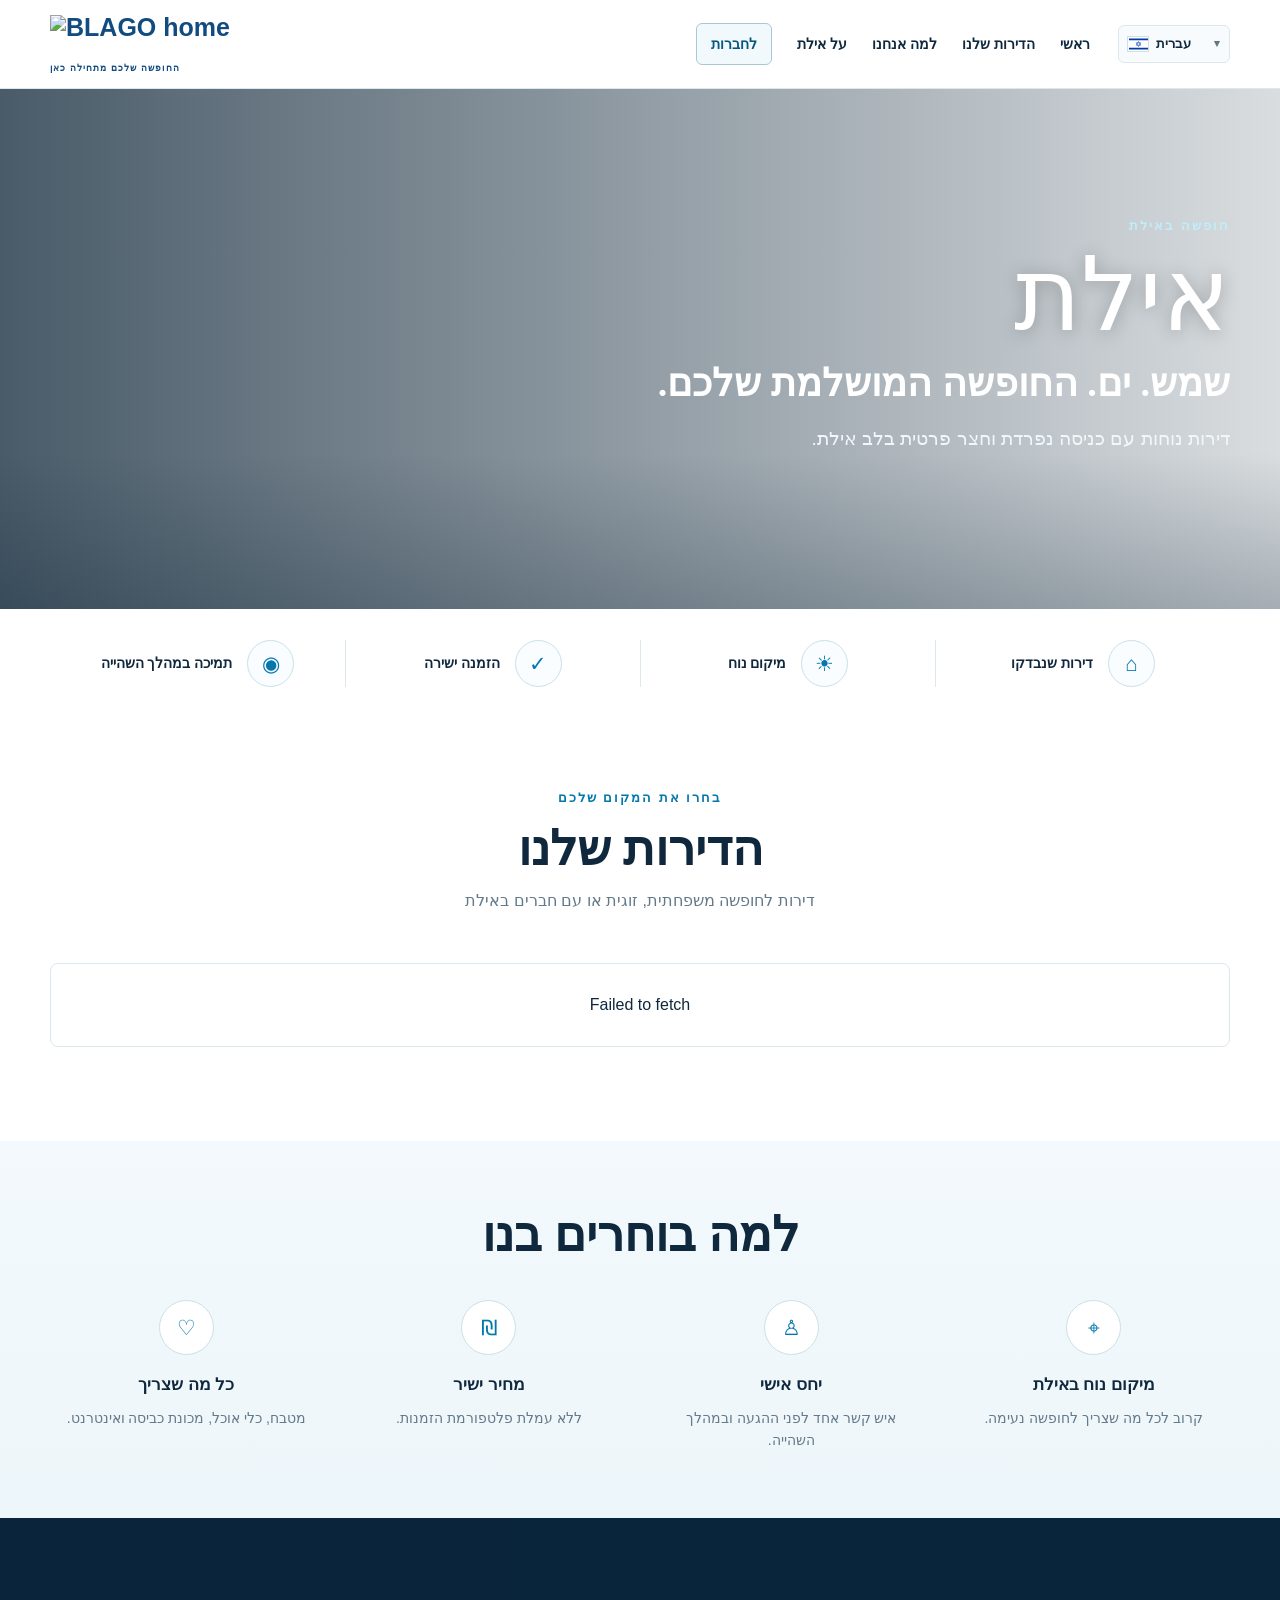
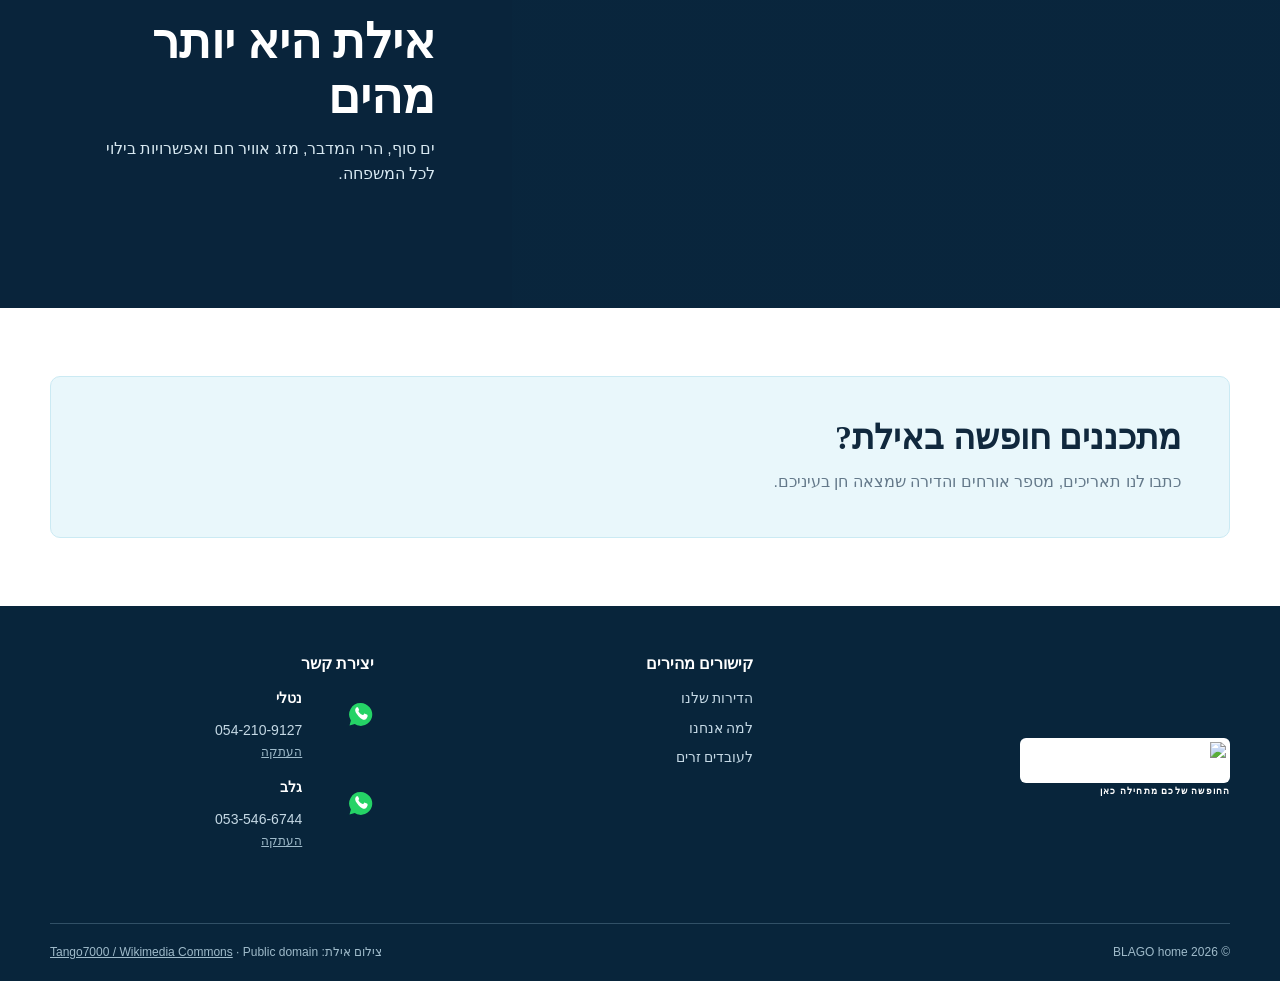
<file: index.html>
<!doctype html>
<html lang="he" dir="rtl">
<head>
  <meta charset="utf-8">
  <meta name="viewport" content="width=device-width,initial-scale=1">
  <meta name="robots" content="index,follow">
  <meta name="description" content="דירות נופש נוחות באילת לחופשה ליד הים.">
  <title>BLAGO home — דירות נופש באילת</title>
  <link rel="icon" data-site-asset-href="brand_favicon">
  <link rel="stylesheet" href="tourist.css?v=9">
  <link rel="stylesheet" href="language-flags.css?v=3">
  <link rel="stylesheet" href="asset-overrides.css?v=1">
  <script src="config.js?v=3" defer></script>
  <script src="site-assets.js?v=1" defer></script>
  <script src="tourist-i18n.js?v=5" defer></script>
  <script src="tourist-app.js?v=7" defer></script>
  <script src="language-flags.js?v=2" defer></script>
</head>
<body>
  <header class="tour-header-shell">
    <div class="tour-wrap tour-header">
      <a class="brand" href="./" data-brand-link aria-label="BLAGO home — דף הבית">
        <span class="brand-lockup"><img class="brand-logo" data-site-asset="brand_logo" alt="BLAGO home"><small data-i18n="brandSubtitle">החופשה שלכם מתחילה כאן</small></span>
      </a>
      <nav id="nav" class="tour-nav">
        <a href="#home" data-i18n="navHome">ראשי</a>
        <a href="#properties" data-i18n="navProperties">הדירות שלנו</a>
        <a href="#why" data-i18n="navAbout">למה אנחנו</a>
        <a href="#eilat" data-i18n="navEilat">על אילת</a>
        <a class="business-nav version-nav" href="business/?lang=he" data-business-link data-i18n="business">לחברות</a>
      </nav>
      <label class="language-switcher">
        <span class="sr-only">Language</span>
        <select id="language-select" aria-label="בחירת שפה">
          <option value="he">עברית</option>
          <option value="en">EN</option>
          <option value="ru">RU</option>
        </select>
      </label>
      <button id="menu" class="tour-menu" aria-expanded="false" aria-controls="nav" aria-label="פתיחת תפריט">☰</button>
    </div>
  </header>
  <main>
    <section class="tour-hero" id="home">
      <div class="tour-wrap tour-hero-inner">
        <div class="tour-hero-copy">
          <div class="tour-kicker" data-i18n="heroEyebrow">חופשה באילת</div>
          <h1 data-i18n="heroTitle">אילת</h1>
          <h2 data-i18n="heroSubtitle">שמש. ים. החופשה המושלמת שלכם.</h2>
          <p data-i18n="heroText">דירות נוחות עם כניסה נפרדת וחצר פרטית בלב אילת.</p>
        </div>
      </div>
    </section>
    <section class="tour-benefits tour-wrap" data-i18n-aria="benefitsLabel" aria-label="יתרונות">
      <div class="tour-benefit"><span class="tour-icon">⌂</span><p data-i18n="benefit1">דירות שנבדקו</p></div>
      <div class="tour-benefit"><span class="tour-icon">☀</span><p data-i18n="benefit2">מיקום נוח</p></div>
      <div class="tour-benefit"><span class="tour-icon">✓</span><p data-i18n="benefit3">הזמנה ישירה</p></div>
      <div class="tour-benefit"><span class="tour-icon">◉</span><p data-i18n="benefit4">תמיכה במהלך השהייה</p></div>
    </section>
    <section class="tour-catalog" id="properties">
      <div class="tour-wrap">
        <div class="tour-heading"><div class="tour-kicker" data-i18n="catalogEyebrow">בחרו את המקום שלכם</div><h2 data-i18n="catalogTitle">הדירות שלנו</h2><p data-i18n="catalogText">דירות לחופשה משפחתית, זוגית או עם חברים באילת</p></div>
        <div class="tour-cards" id="cards" aria-live="polite"><p data-i18n="loading">טוענים דירות…</p></div>
      </div>
    </section>
    <section class="tour-why" id="why">
      <div class="tour-wrap"><h2 data-i18n="whyTitle">למה בוחרים בנו</h2><div class="tour-why-grid">
        <article><span class="tour-icon">⌖</span><h3 data-i18n="why1Title">מיקום נוח באילת</h3><p data-i18n="why1Text">קרוב לכל מה שצריך לחופשה נעימה.</p></article>
        <article><span class="tour-icon">♙</span><h3 data-i18n="why2Title">יחס אישי</h3><p data-i18n="why2Text">איש קשר אחד לפני ההגעה ובמהלך השהייה.</p></article>
        <article><span class="tour-icon">₪</span><h3 data-i18n="why3Title">מחיר ישיר</h3><p data-i18n="why3Text">ללא עמלת פלטפורמת הזמנות.</p></article>
        <article><span class="tour-icon">♡</span><h3 data-i18n="why4Title">כל מה שצריך</h3><p data-i18n="why4Text">מטבח, כלי אוכל, מכונת כביסה ואינטרנט.</p></article>
      </div></div>
    </section>
    <section class="tour-eilat" id="eilat"><div class="tour-eilat-photo" role="img" aria-label="Eilat"></div><div class="tour-eilat-copy"><h2 data-i18n="eilatTitle">אילת היא יותר מים</h2><p data-i18n="eilatText">ים סוף, הרי המדבר, מזג אוויר חם ואפשרויות בילוי לכל המשפחה.</p></div></section>
    <section class="tour-contact tour-wrap" id="contacts"><div><h2 data-i18n="contactTitle">מתכננים חופשה באילת?</h2><p data-i18n="contactText">כתבו לנו תאריכים, מספר אורחים והדירה שמצאה חן בעיניכם.</p></div></section>
  </main>
  <footer class="tour-footer-shell">
    <div class="tour-footer tour-wrap"><a class="brand" href="./" data-brand-link><span class="brand-lockup"><img class="brand-logo" data-site-asset="brand_logo" alt="BLAGO home"><small data-i18n="brandSubtitle">החופשה שלכם מתחילה כאן</small></span></a><div><strong data-i18n="footerQuick">קישורים מהירים</strong><a href="#properties" data-i18n="navProperties">הדירות שלנו</a><a href="#why" data-i18n="navAbout">למה אנחנו</a><a href="business/?lang=he" data-business-link data-i18n="businessWorkers">לעובדים זרים</a></div><div class="footer-contacts"><strong data-i18n="contactHeading">יצירת קשר</strong><div class="contact-person"><span data-i18n="natalie">נטלי</span><a class="whatsapp-link" href="https://wa.me/972542109127" target="_blank" rel="noopener">WhatsApp</a><a href="tel:+972542109127">054-210-9127</a><button type="button" class="copy-phone" data-phone="0542109127" data-i18n="copyNumber">העתקה</button></div><div class="contact-person"><span data-i18n="gleb">גלב</span><a class="whatsapp-link" href="https://wa.me/972535466744" target="_blank" rel="noopener">WhatsApp</a><a href="tel:+972535466744">053-546-6744</a><button type="button" class="copy-phone" data-phone="0535466744" data-i18n="copyNumber">העתקה</button></div><span class="copy-status" aria-live="polite"></span></div></div>
    <div class="tour-footer-bottom tour-wrap"><span>© <span id="year"></span> BLAGO home</span><span><span data-i18n="photoCredit">צילום אילת</span>: <a href="https://commons.wikimedia.org/wiki/File:Eilat2.jpg" target="_blank" rel="noopener">Tango7000 / Wikimedia Commons</a> · Public domain</span></div>
  </footer>
</body>
</html>
</file>
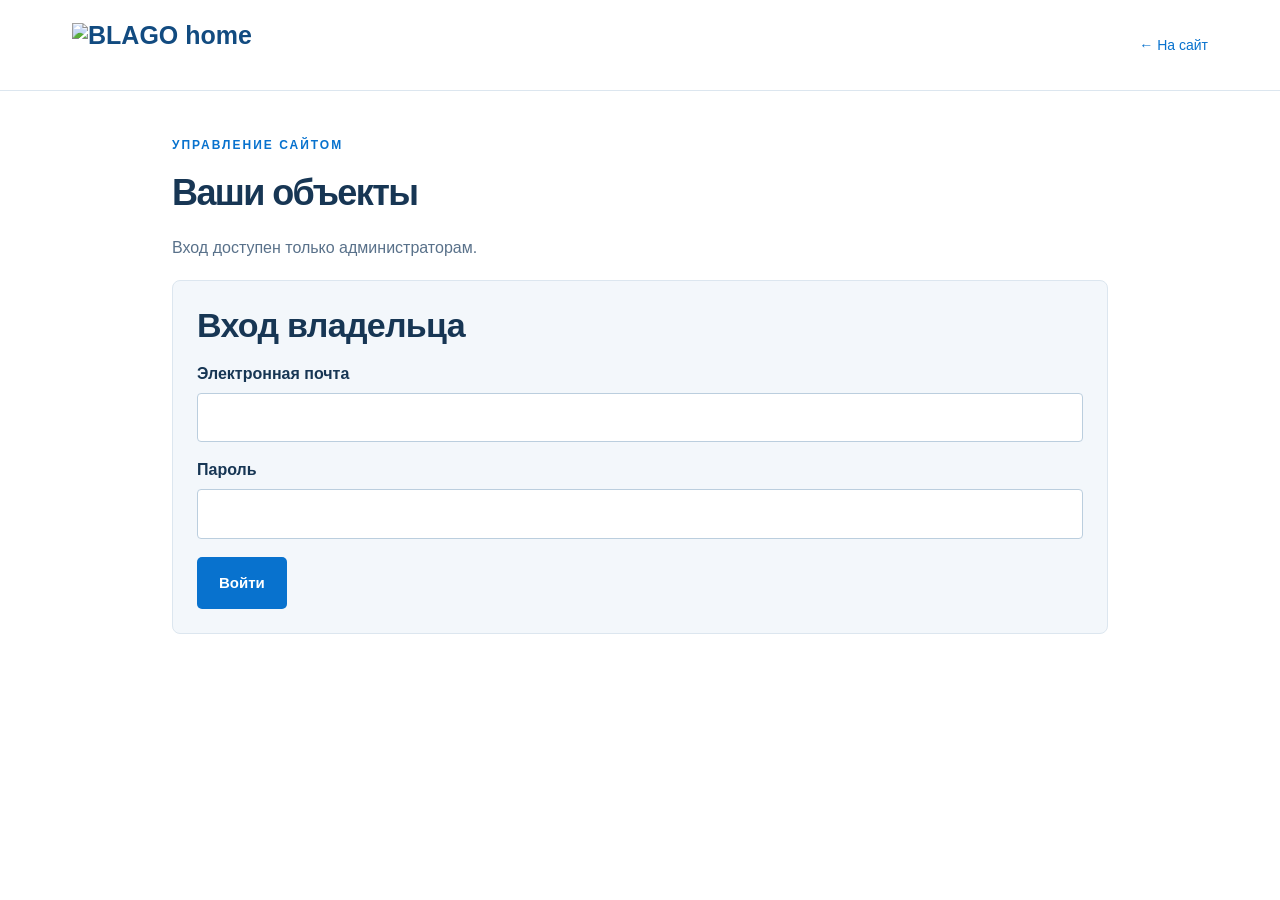
<file: admin/index.html>
<!doctype html>
<html lang="ru">
<head>
  <meta charset="utf-8">
  <meta name="viewport" content="width=device-width,initial-scale=1">
  <meta name="robots" content="noindex,nofollow">
  <title>Управление — BLAGO home</title>
  <link rel="icon" data-site-asset-href="brand_favicon">
  <link rel="stylesheet" href="../styles.css?v=7">
  <link rel="stylesheet" href="../asset-overrides.css">
  <script src="../config.js" defer></script>
  <script src="../site-assets.js" defer></script>
  <script src="video-compressor.js?v=1" defer></script>
  <script src="admin.js?v=7" defer></script>
  <script src="calendar.js?v=1" defer></script>
</head>
<body>
  <header>
    <div class="wrap header">
      <a class="brand" href="../">
        <span class="brand-lockup"><img class="brand-logo" data-site-asset="brand_logo" alt="BLAGO home"></span>
      </a>
      <a class="back" style="margin:0 0 0 auto" href="../">← На сайт</a>
    </div>
  </header>
  <main class="wrap admin-main">
    <div class="eyebrow">УПРАВЛЕНИЕ САЙТОМ</div>
    <h1>Ваши объекты</h1>
    <p id="status" class="status" role="status"></p>
    <section id="setup" class="panel" hidden>
      <h2>Админка ещё не подключена</h2>
      <p>Вход и сохранение изменений станут доступны после подключения защищённого хранилища.</p>
    </section>
    <form id="login" class="panel" hidden>
      <h2>Вход владельца</h2>
      <label>Электронная почта<input name="email" type="email" autocomplete="username" required></label>
      <label>Пароль<input name="password" type="password" autocomplete="current-password" required></label>
      <div class="actions"><button class="button" type="submit">Войти</button></div>
    </form>
    <section id="dashboard" hidden>
      <div class="actions"><button class="button" id="add">Добавить объект</button><button class="small-btn" id="logout">Выйти</button></div>
      <section class="panel">
        <h2>Общие изображения сайта</h2>
        <p class="muted">Логотип и фон используются одновременно туристической и корпоративной версиями. Замена здесь меняет их везде.</p>
        <div id="site-assets"></div>
      </section>
      <div id="list"></div>
      <section class="panel calendar-panel" id="calendar-panel">
        <div class="calendar-heading">
          <div><h2>Календарь загрузки</h2><p class="muted">Выберите одну или несколько квартир. ↘ — заезд, ■ — проживание, ↗ — выезд.</p></div>
          <div class="actions"><button type="button" id="calendar-select-all" class="small-btn">Выбрать все</button><button type="button" id="calendar-select-none" class="small-btn">Снять выбор</button></div>
        </div>
        <div id="calendar-property-filters" class="calendar-filters"></div>
        <div class="calendar-toolbar">
          <button type="button" id="calendar-prev" class="small-btn" aria-label="Предыдущий месяц">←</button>
          <button type="button" id="calendar-today" class="small-btn">Сегодня</button>
          <strong id="calendar-month-title"></strong>
          <button type="button" id="calendar-next" class="small-btn" aria-label="Следующий месяц">→</button>
        </div>
        <div id="calendar-legend" class="calendar-legend"></div>
        <div class="calendar-scroll"><div id="calendar-grid" class="calendar-grid"></div></div>
        <div class="calendar-forms">
          <form id="booking-form" class="calendar-form">
            <h3>Добавить бронирование</h3>
            <label>Квартира<select id="booking-property" name="property_id" required></select></label>
            <label>Название бронирования<input id="booking-name" name="booking_name" maxlength="200" required placeholder="Компания или имя гостя"></label>
            <div class="calendar-date-fields">
              <label>Заезд<input id="booking-check-in" name="check_in" type="date" required></label>
              <label>Выезд<input id="booking-check-out" name="check_out" type="date" required></label>
            </div>
            <button type="submit" class="button">Добавить</button>
          </form>
          <form id="price-form" class="calendar-form">
            <h3>Цена по датам</h3>
            <label>Квартира<select id="price-property" name="property_id" required></select></label>
            <div class="calendar-date-fields">
              <label>С даты<input name="date_from" type="date" required></label>
              <label>По дату включительно<input name="date_to" type="date" required></label>
            </div>
            <label>Цена за сутки, ₪<input name="price_ils" type="number" min="0" step="1" required></label>
            <div class="actions"><button type="submit" class="button">Сохранить цену</button><button type="button" id="price-clear" class="small-btn">Очистить цену</button></div>
          </form>
        </div>
        <h3>Бронирования выбранного месяца</h3>
        <div id="calendar-booking-list"></div>
      </section>
    </section>
    <form id="editor" class="panel" hidden>
      <h2 id="editor-title">Редактировать объект</h2>
      <label>Название<input name="name" required maxlength="150"></label>
      <label>Расположение<input name="location" required maxlength="200"></label>
      <p class="muted">Заполните описание хотя бы на одном языке. Пустые языки переведутся при сохранении; готовый перевод можно затем исправить вручную.</p>
      <label>Описание · Русский<textarea name="description_ru" rows="5" maxlength="5000" lang="ru"></textarea></label>
      <label>Описание · English<textarea name="description_en" rows="5" maxlength="5000" lang="en"></textarea></label>
      <label>Описание · עברית<textarea name="description_he" rows="5" maxlength="5000" lang="he" dir="rtl"></textarea></label>
      <label>Порядок в каталоге<input name="sort_order" type="number" min="0" step="1" required></label>
      <label><input name="visible" type="checkbox">Показывать на сайте</label>
      <h3 style="margin-top:24px">Фотографии</h3>
      <p class="muted">Первая фотография — обложка объекта.</p>
      <div id="photos"></div>
      <label for="upload">Добавить фото с устройства</label>
      <input id="upload" type="file" accept="image/jpeg,image/png,image/webp" multiple aria-label="Добавить фото с устройства">
      <p id="photo-status" class="muted" role="status" aria-live="polite"></p>
      <h3 style="margin-top:24px">Видео</h3>
      <p class="muted">Одно видео до 3 минут. Перед загрузкой оно автоматически уменьшается до 720p; в Supabase попадёт только сжатая версия размером не более 50 МБ. Во время обработки не закрывайте вкладку.</p>
      <div id="property-video"></div>
      <label>Выбрать или заменить видео<input id="video-upload" type="file" accept="video/*"></label>
      <p id="video-status" class="muted" role="status" aria-live="polite"></p>
      <div class="actions"><button type="submit" class="button">Сохранить</button><button type="button" id="cancel" class="small-btn">Отмена</button></div>
    </form>
  </main>
</body>
</html>
</file>
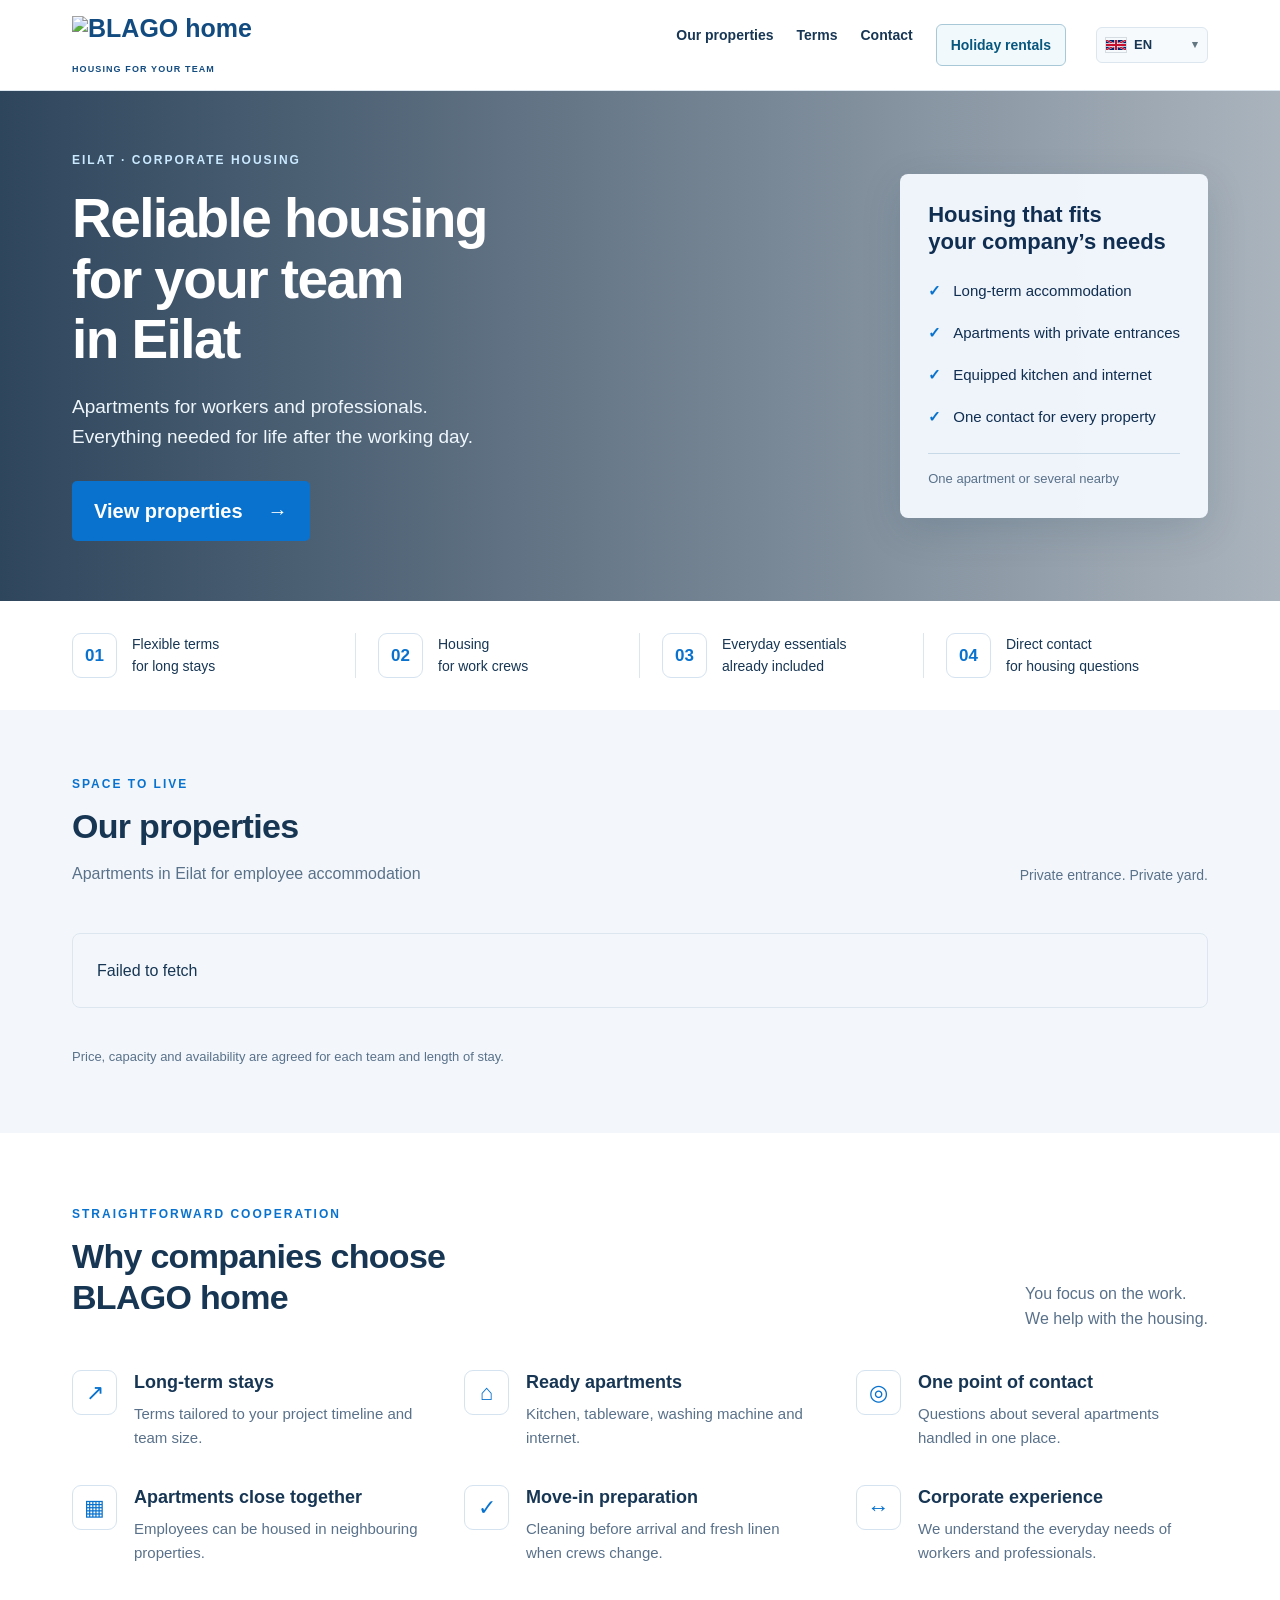
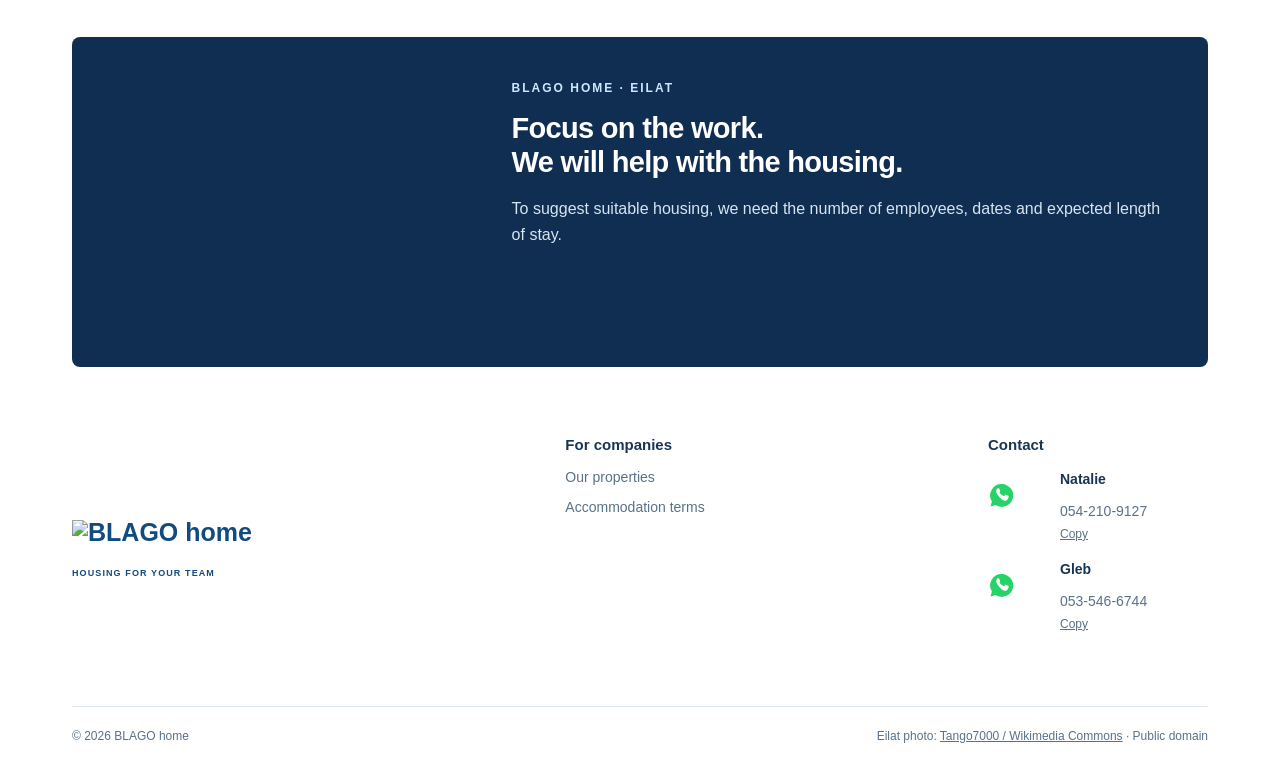
<file: business/index.html>
<!doctype html>
<html lang="he" dir="rtl">
<head>
  <base href="../">
  <meta charset="utf-8">
  <meta name="viewport" content="width=device-width,initial-scale=1">
  <meta name="robots" content="index,follow">
  <meta name="description" content="BLAGO home — דירות למגורי עובדים וצוותים באילת.">
  <title>BLAGO home — מגורי עובדים באילת</title>
  <link rel="icon" data-site-asset-href="brand_favicon">
  <link rel="stylesheet" href="styles.css?v=11">
  <link rel="stylesheet" href="language-flags.css?v=3">
  <link rel="stylesheet" href="asset-overrides.css?v=1">
  <script src="config.js?v=3" defer></script>
  <script src="site-assets.js?v=1" defer></script>
  <script src="i18n.js?v=6" defer></script>
  <script src="app.js?v=9" defer></script>
  <script src="language-flags.js?v=2" defer></script>
</head>
<body>
  <header>
    <div class="wrap header">
      <a class="brand" href="./" data-brand-link aria-label="BLAGO home — דף הבית">
        <span class="brand-lockup"><img class="brand-logo" data-site-asset="brand_logo" alt="BLAGO home"><small data-i18n="brandSubtitle">דיור לצוות שלכם</small></span>
      </a>
      <button id="menu" class="menu" aria-expanded="false" aria-controls="nav" aria-label="פתיחת תפריט">☰</button>
      <nav id="nav">
        <a href="business/#properties" data-i18n="navProperties">הנכסים שלנו</a>
        <a href="business/#service" data-i18n="navTerms">תנאים</a>
        <a href="business/#contacts" data-i18n="navContacts">יצירת קשר</a>
        <a class="version-nav" href="./?lang=he" data-tourist-link data-i18n="touristVersion">דירות נופש</a>
      </nav>
      <label class="language-switcher">
        <span class="sr-only">Language</span>
        <select id="language-select" aria-label="בחירת שפה">
          <option value="ru">RU</option>
          <option value="en">EN</option>
          <option value="he">עברית</option>
        </select>
      </label>
    </div>
  </header>
  <main id="main">
    <section class="hero" id="companies">
      <div class="wrap hero-inner">
        <div>
          <div class="eyebrow light" data-i18n="heroEyebrow">אילת · דיור לחברות</div>
          <h1 data-i18n-html="heroTitle">דיור אמין<br>לצוות שלכם<br>באילת</h1>
          <p data-i18n-html="heroText">דירות לעובדים ולאנשי מקצוע.<br>כל מה שצריך למגורים נוחים אחרי יום העבודה.</p>
          <a href="business/#properties" class="button"><span data-i18n="viewProperties">לצפייה בנכסים</span> <span>→</span></a>
        </div>
        <aside class="hero-note">
          <h2 data-i18n-html="noteTitle">דיור שמתאים<br>לצורכי החברה</h2>
          <ul><li data-i18n="note1">מגורים לטווח ארוך</li><li data-i18n="note2">דירות עם כניסה נפרדת</li><li data-i18n="note3">מטבח מאובזר ואינטרנט</li><li data-i18n="note4">איש קשר אחד לכל הנכסים</li></ul>
          <span class="note-bottom" data-i18n="noteBottom">דירה אחת או כמה דירות סמוכות</span>
        </aside>
      </div>
    </section>
    <section class="benefits wrap" data-i18n-aria="benefitsLabel" aria-label="יתרונות">
      <div><span class="icon">01</span><p data-i18n-html="benefit1">תנאים גמישים<br>לשהייה ארוכה</p></div>
      <div><span class="icon">02</span><p data-i18n-html="benefit2">מגורים<br>לצוותי עבודה</p></div>
      <div><span class="icon">03</span><p data-i18n-html="benefit3">כל הדרוש<br>לחיי היום־יום</p></div>
      <div><span class="icon">04</span><p data-i18n-html="benefit4">קשר ישיר<br>בכל נושא הקשור למגורים</p></div>
    </section>
    <section class="catalog" id="properties"><div class="wrap">
      <div class="section-heading"><div><div class="eyebrow" data-i18n="catalogEyebrow">מרחב למגורים</div><h2 data-i18n="catalogTitle">הנכסים שלנו</h2><p data-i18n="catalogText">דירות באילת למגורי עובדים</p></div><span class="catalog-label" data-i18n="catalogLabel">כניסה נפרדת. חצר פרטית.</span></div>
      <div class="cards" id="cards" aria-live="polite"><p data-i18n="loading">טוענים נכסים…</p></div>
      <p class="caption" data-i18n="catalogCaption">המחיר, הקיבולת והזמינות נקבעים בהתאם לצוות ולמשך השהייה.</p>
    </div></section>
    <section class="wrap service" id="service">
      <div class="section-heading"><div><div class="eyebrow" data-i18n="serviceEyebrow">שיתוף פעולה פשוט</div><h2 data-i18n-html="serviceTitle">למה חברות בוחרות<br>ב־BLAGO home</h2></div><p data-i18n-html="serviceLead">אתם מתמקדים בעבודה.<br>אנחנו עוזרים במגורים.</p></div>
      <div class="service-grid">
        <article><span class="icon">↗</span><div><h3 data-i18n="service1Title">שהייה לטווח ארוך</h3><p data-i18n="service1Text">תנאים המותאמים למשך הפרויקט ולגודל הצוות.</p></div></article>
        <article><span class="icon">⌂</span><div><h3 data-i18n="service2Title">דירות מוכנות</h3><p data-i18n="service2Text">מטבח, כלי אוכל, מכונת כביסה ואינטרנט.</p></div></article>
        <article><span class="icon">◎</span><div><h3 data-i18n="service3Title">איש קשר אחד</h3><p data-i18n="service3Text">כל השאלות לגבי כמה דירות מטופלות במקום אחד.</p></div></article>
        <article><span class="icon">▦</span><div><h3 data-i18n="service4Title">כמה דירות בסמיכות</h3><p data-i18n="service4Text">אפשרות לשכן עובדים בנכסים סמוכים.</p></div></article>
        <article><span class="icon">✓</span><div><h3 data-i18n="service5Title">הכנה לכניסה</h3><p data-i18n="service5Text">ניקיון לפני ההגעה והחלפת מצעים בעת חילופי צוותים.</p></div></article>
        <article><span class="icon">↔</span><div><h3 data-i18n="service6Title">ניסיון עם חברות</h3><p data-i18n="service6Text">אנחנו מכירים את הצרכים היומיומיים של עובדים ואנשי מקצוע.</p></div></article>
      </div>
    </section>
    <section id="contacts" class="contact wrap"><div class="contact-photo" role="img" data-i18n-aria="eilatPhoto" aria-label="נוף פנורמי של אילת"></div><div class="contact-copy"><div class="eyebrow light">BLAGO HOME · EILAT</div><h2 data-i18n-html="contactTitle">התמקדו בעבודה.<br>אנחנו נעזור עם המגורים.</h2><p data-i18n="contactText">כדי להתאים דיור נצטרך את מספר העובדים, התאריכים ומשך השהייה הרצוי.</p></div></section>
  </main>
  <footer class="wrap">
    <div class="footer-top"><a class="brand" href="./" data-brand-link><span class="brand-lockup"><img class="brand-logo" data-site-asset="brand_logo" alt="BLAGO home"><small data-i18n="brandSubtitle">דיור לצוות שלכם</small></span></a><div><strong data-i18n="navCompanies">לחברות</strong><a href="business/#properties" data-i18n="navProperties">הנכסים שלנו</a><a href="business/#service" data-i18n="footerTerms">תנאי האירוח</a></div><div class="footer-contacts"><strong data-i18n="contactHeading">יצירת קשר</strong><div class="contact-person"><span data-i18n="natalie">נטלי</span><a class="whatsapp-link" href="https://wa.me/972542109127" target="_blank" rel="noopener">WhatsApp</a><a href="tel:+972542109127">054-210-9127</a><button type="button" class="copy-phone" data-phone="0542109127" data-i18n="copyNumber">העתקה</button></div><div class="contact-person"><span data-i18n="gleb">גלב</span><a class="whatsapp-link" href="https://wa.me/972535466744" target="_blank" rel="noopener">WhatsApp</a><a href="tel:+972535466744">053-546-6744</a><button type="button" class="copy-phone" data-phone="0535466744" data-i18n="copyNumber">העתקה</button></div><span class="copy-status" aria-live="polite"></span></div></div>
    <div class="footer-bottom"><span>© <span id="year"></span> BLAGO home</span><span><span data-i18n="photoCredit">צילום אילת</span>: <a href="https://commons.wikimedia.org/wiki/File:Eilat2.jpg" target="_blank" rel="noopener">Tango7000 / Wikimedia Commons</a> · Public domain</span></div>
  </footer>
</body>
</html>
</file>
<file: tourist.css>
:root{--night:#09243b;--sea:#0478ad;--aqua:#25bad3;--sky:#eaf6fb;--paper:#fff;--ink:#10283d;--muted:#64798a;--line:#dce8ee;--shadow:0 18px 55px rgba(7,39,61,.13)}
.tour-card:not(:first-child){display:block!important}
.tour-photo .media-play{position:absolute;inset:50% auto auto 50%;z-index:2;transform:translate(-50%,-50%);display:grid;place-items:center;width:58px;height:58px;padding:0 0 0 4px;border:2px solid #fff;border-radius:50%;background:rgba(4,35,54,.82);color:#fff;font-size:25px;box-shadow:0 5px 22px rgba(0,0,0,.28)}.tour-photo .media-play:hover{background:#08739e}.tour-photo.playing{background:#061725}.tour-photo.playing video{display:block;width:100%;height:100%;object-fit:contain;background:#061725}
*{box-sizing:border-box}html{scroll-behavior:smooth;scroll-padding-top:104px}body{margin:0;background:var(--paper);color:var(--ink);font:16px/1.6 Arial,"Noto Sans Hebrew",sans-serif}a{color:inherit;text-decoration:none}button,select{font:inherit}a:focus-visible,button:focus-visible,select:focus-visible{outline:3px solid #f1a51f;outline-offset:3px}.tour-wrap{width:min(1180px,calc(100% - 48px));margin-inline:auto}.sr-only{position:absolute;width:1px;height:1px;padding:0;margin:-1px;overflow:hidden;clip:rect(0,0,0,0);white-space:nowrap;border:0}
.tour-demo{padding:6px 16px;text-align:center;background:#e8f6fb;color:#285e74;font-size:13px}.tour-header-shell{position:sticky;top:0;z-index:20;background:rgba(255,255,255,.97);border-bottom:1px solid var(--line);backdrop-filter:blur(10px)}.tour-header{height:88px;display:flex;align-items:center;gap:28px;direction:ltr}.brand{display:flex;align-items:center;gap:10px;line-height:1.1;font-size:25px;font-weight:800;white-space:nowrap;color:#124b80}.brand b{font-weight:400}.brand small{display:block;font-size:9px;letter-spacing:1.1px;margin-top:7px}.brand-mark{background:#0872ce;color:#fff;border-radius:50%;width:40px;height:40px;display:grid;place-items:center;font-size:28px}.tour-nav{display:flex;align-items:center;gap:25px;margin-left:auto;font-size:14px;font-weight:700}.tour-nav a{position:relative}.tour-nav a:not(.business-nav):after{content:"";position:absolute;left:0;right:100%;bottom:-10px;height:2px;background:var(--aqua);transition:right .2s}.tour-nav a:hover:after{right:0}.business-nav{padding:9px 14px;border:1px solid #a8c8d7;border-radius:6px;color:#07577e;background:#f2f9fc}.language-switcher{display:block;flex:0 0 112px;width:112px;height:38px;border:1px solid var(--line);border-radius:6px;background:#f7fbfd;direction:ltr;overflow:hidden}.language-switcher select{display:block;width:100%;height:100%;border:0;background:transparent;color:var(--night);font-size:13px;font-weight:700;padding:0 8px;cursor:pointer;direction:ltr}.tour-book,.tour-primary{display:inline-flex;align-items:center;justify-content:center;gap:16px;border-radius:6px;background:var(--night);color:#fff;font-weight:700;padding:13px 22px;transition:background .2s,transform .2s}.tour-book{flex:0 0 176px}.tour-book:hover,.tour-primary:hover{background:#0d476b;transform:translateY(-1px)}.tour-menu{display:none}
.tour-hero{position:relative;isolation:isolate;background:linear-gradient(90deg,rgba(3,28,47,.72),rgba(3,28,47,.15)),var(--site-eilat-panorama) center 61%/cover;color:#fff}.tour-hero:after{content:"";position:absolute;inset:auto 0 0;height:30%;background:linear-gradient(transparent,rgba(0,24,42,.24));z-index:-1}.tour-hero-inner{min-height:520px;display:flex;align-items:center;padding-block:64px}.tour-hero-copy{max-width:650px}.tour-kicker{font-size:13px;font-weight:800;letter-spacing:2px;text-transform:uppercase;color:#bfeefa;margin-bottom:13px}.tour-hero h1{font-family:Georgia,"Times New Roman",serif;font-weight:500;font-size:clamp(64px,8vw,104px);line-height:.9;margin:0 0 18px;text-shadow:0 2px 18px rgba(0,0,0,.25)}.tour-hero h2{font-family:Georgia,"Times New Roman",serif;font-size:clamp(27px,3vw,40px);line-height:1.2;margin:0 0 18px;max-width:610px}.tour-hero p{font-size:19px;max-width:540px;margin:0 0 28px;color:#f0f7fa}.tour-primary.light{background:#fff;color:var(--night);min-width:225px}.tour-primary.light:hover{background:#eaf8fc}
.tour-benefits{display:grid;grid-template-columns:repeat(4,1fr);padding-block:31px}.tour-benefit{display:flex;align-items:center;justify-content:center;gap:15px;padding:0 26px;border-inline-end:1px solid var(--line)}.tour-benefit:last-child{border:0}.tour-icon{display:grid;place-items:center;flex:none;width:47px;height:47px;border:1px solid #cbe0e9;border-radius:50%;font-size:21px;color:var(--sea);background:#f9fdff}.tour-benefit p{margin:0;font-size:14px;font-weight:700;line-height:1.35}
.tour-catalog{padding:70px 0 78px;background:#fff}.tour-heading{text-align:center;max-width:720px;margin:0 auto 34px}.tour-heading .tour-kicker{color:var(--sea)}.tour-heading h2,.tour-why h2,.tour-eilat-copy h2,.tour-contact h2,.tour-detail h1{font-family:Georgia,"Times New Roman",serif;font-size:clamp(34px,4vw,48px);line-height:1.14;margin:0 0 11px;font-weight:600}.tour-heading p{margin:0;color:var(--muted)}.tour-cards{display:grid;grid-template-columns:repeat(4,minmax(0,1fr));gap:20px}.tour-card{overflow:hidden;border:1px solid var(--line);border-radius:8px;background:#fff;box-shadow:0 6px 22px rgba(8,48,74,.07);transition:transform .2s,box-shadow .2s}.tour-card:hover{transform:translateY(-5px);box-shadow:var(--shadow)}.tour-photo{position:relative;overflow:hidden;background:#e4eef3;aspect-ratio:1.85}.tour-photo img{position:absolute;left:0;top:var(--top,0);width:100%;height:auto;display:block}.tour-photo.regular img{height:100%;object-fit:cover}.tour-card-content{padding:19px}.tour-card h3{font-family:Georgia,"Times New Roman",serif;font-size:21px;line-height:1.25;margin:0 0 5px}.tour-location{font-size:14px;color:var(--muted);margin:0}.tour-price{font-size:14px;color:#08739e;font-weight:700;margin:12px 0}.tour-card-link{display:flex;align-items:center;justify-content:space-between;padding-top:12px;border-top:1px solid var(--line);font-weight:700;font-size:14px}.tour-card-link:hover{color:var(--sea)}.tour-all{display:flex;justify-content:center;margin-top:31px}
.tour-why{padding:67px 0;background:linear-gradient(180deg,#f3f9fc,#edf6fa)}.tour-why h2{text-align:center;margin-bottom:38px}.tour-why-grid{display:grid;grid-template-columns:repeat(4,1fr);gap:30px}.tour-why article{text-align:center;padding:0 10px}.tour-why article .tour-icon{margin:0 auto 16px;background:white;width:55px;height:55px}.tour-why h3{font-size:17px;margin:0 0 8px}.tour-why p{font-size:14px;color:var(--muted);margin:0}
.tour-eilat{display:grid;grid-template-columns:1.2fr .8fr;min-height:390px;background:var(--night);color:#fff}.tour-eilat-photo{background:linear-gradient(rgba(1,62,86,.05),rgba(1,62,86,.05)),var(--site-eilat-panorama) center 88%/cover}.tour-eilat-copy{padding:62px clamp(36px,6vw,86px);display:flex;flex-direction:column;justify-content:center}.tour-eilat-copy p{color:#d7e8f1;margin:0 0 25px}.tour-eilat-copy .tour-primary{align-self:flex-start;background:var(--aqua);color:#062b42}
.tour-contact{margin-block:68px;display:grid;grid-template-columns:1fr auto;align-items:center;gap:45px;padding:42px 48px;border-radius:10px;background:#e9f7fb;border:1px solid #cbeaf3}.tour-contact h2{font-size:34px}.tour-contact p{margin:0;color:var(--muted)}.tour-contact-note{font-size:13px;margin-top:9px!important}.tour-footer-shell{background:#08253b;color:#fff;padding-top:45px}.tour-footer{display:grid;grid-template-columns:1.3fr 1fr 1fr;gap:55px;padding-bottom:40px}.tour-footer .brand{color:#fff}.tour-footer .brand-mark{background:var(--aqua);color:#072b41}.tour-footer strong{display:block;margin-bottom:11px}.tour-footer a:not(.brand){display:block;color:#c5d9e5;font-size:14px;margin-top:7px}.tour-footer a:hover{color:#fff}.tour-footer-bottom{border-top:1px solid #315066;padding-block:19px;display:flex;justify-content:space-between;gap:20px;color:#9fbbca;font-size:12px}.tour-footer-bottom a{text-decoration:underline}
.tour-detail{padding-block:50px 75px}.tour-back{display:inline-block;margin-bottom:28px;color:var(--sea);font-weight:700}.tour-detail .tour-kicker{color:var(--sea)}.tour-gallery{display:grid;grid-template-columns:repeat(2,1fr);gap:16px;margin:28px 0}.tour-gallery .tour-photo{border-radius:8px;aspect-ratio:1.7}.tour-detail-copy{max-width:760px}.tour-detail-copy p{color:var(--muted)}.tour-empty{grid-column:1/-1;padding:28px;border:1px solid var(--line);border-radius:8px;text-align:center}
[dir=rtl] .tour-header{direction:ltr}[dir=rtl] .tour-nav{direction:rtl}[dir=rtl] .tour-hero-copy,[dir=rtl] .tour-card-content,[dir=rtl] .tour-eilat-copy,[dir=rtl] .tour-contact,[dir=rtl] .tour-detail-copy{text-align:right}[dir=rtl] .tour-primary>span:last-child,[dir=rtl] .tour-book>span:last-child{transform:scaleX(-1)}
@media(max-width:1100px){.tour-header{gap:15px}.tour-nav{gap:14px}.tour-book{display:none}.tour-cards{grid-template-columns:repeat(2,1fr)}.tour-benefit{padding:0 15px}.tour-contact{margin-inline:24px}}
@media(max-width:760px){html{scroll-padding-top:84px}.tour-wrap{width:min(100% - 36px,1180px)}.tour-demo{font-size:12px;padding-block:5px}.tour-header{height:74px;gap:10px}.brand{font-size:21px}.brand-mark{width:36px;height:36px;font-size:24px}.brand small{font-size:7px}.tour-menu{display:block;order:4;border:1px solid var(--line);border-radius:5px;background:white;color:var(--night);font-size:21px;padding:3px 10px}.language-switcher{order:3;margin-left:auto;flex-basis:103px;width:103px}.tour-nav{display:none;position:absolute;top:74px;left:0;right:0;background:#fff;box-shadow:0 15px 30px rgba(6,38,58,.16);padding:20px 24px;flex-direction:column;align-items:stretch;margin:0}.tour-nav.open{display:flex}.business-nav{text-align:center}.tour-hero{background-position:58% center}.tour-hero-inner{min-height:500px;padding-block:55px;align-items:flex-end}.tour-hero-copy{max-width:100%}.tour-hero h1{font-size:62px}.tour-hero h2{font-size:27px}.tour-hero p{font-size:17px}.tour-benefits{grid-template-columns:repeat(2,1fr);gap:25px 10px;padding-block:28px}.tour-benefit{display:block;text-align:center;border:0;padding:0 6px}.tour-benefit .tour-icon{margin:0 auto 8px}.tour-catalog{padding-block:48px}.tour-cards{grid-template-columns:1fr}.tour-card{max-width:520px;width:100%;margin:auto}.tour-photo{aspect-ratio:1.55}.tour-photo img{top:var(--mobile-top,var(--top,0))}.tour-why{padding-block:48px}.tour-why-grid{grid-template-columns:repeat(2,1fr);gap:30px 12px}.tour-eilat{grid-template-columns:1fr}.tour-eilat-copy{padding:38px 24px 45px}.tour-contact{grid-template-columns:1fr;margin-block:40px;margin-inline:18px;padding:29px 25px;gap:23px}.tour-footer{grid-template-columns:1fr 1fr;gap:32px}.tour-footer .brand{grid-column:1/-1}.tour-footer-bottom{flex-direction:column}.tour-gallery{grid-template-columns:1fr}}
.contact-person a[href^="tel:"]{white-space:nowrap}
@media(max-width:760px){.tour-eilat-photo{min-height:230px}}
.tour-card-photo-link{display:block}
.tour-card-photo-link .tour-photo{aspect-ratio:auto}.tour-card-photo-link .tour-photo img{position:static;width:100%;height:auto;object-fit:contain}
.tour-gallery .tour-photo:not(.playing){aspect-ratio:auto}.tour-gallery .tour-photo:not(.playing) img{position:static;width:100%;height:auto;object-fit:contain}.tour-gallery .tour-photo.playing{aspect-ratio:1.7}
.footer-contacts{min-width:0}.contact-person{display:grid;grid-template-columns:minmax(62px,auto) auto;align-items:center;justify-content:start;column-gap:10px;row-gap:2px;margin:0 0 14px;font-size:14px}.contact-person>span{font-weight:700;color:#fff}.tour-footer .contact-person .whatsapp-link{grid-row:1 / span 2;display:block;width:27px;height:27px;margin:0;background:url('assets/whatsapp.svg') center/27px 27px no-repeat;font-size:0}.contact-person a[href^="tel:"]{direction:ltr;unicode-bidi:embed}.copy-phone{grid-column:2;justify-self:start;border:0;background:transparent;padding:0;color:#9fbbca;font-size:12px;text-decoration:underline;cursor:pointer}.copy-phone:hover{color:#fff}.copy-status{display:block;min-height:18px;color:#72d8a7;font-size:12px}

.tour-whatsapp-action{display:inline-flex;align-items:center;justify-content:center;gap:10px;padding:10px 18px;border-radius:999px;background:#25d366;color:#fff;font-weight:700;box-shadow:0 5px 14px rgba(37,211,102,.28);transition:background .2s,transform .2s,box-shadow .2s}.tour-whatsapp-action:before{content:"";display:block;flex:none;width:28px;height:28px;border-radius:50%;background:#fff url('assets/whatsapp.svg') center/24px 24px no-repeat}.tour-whatsapp-action:hover{background:#1fbd59;color:#fff;transform:translateY(-1px);box-shadow:0 7px 18px rgba(37,211,102,.34)}
</file>
<file: language-flags.css>
.language-switcher{position:relative;overflow:visible!important}
.language-switcher select{position:absolute!important;width:1px!important;height:1px!important;padding:0!important;margin:-1px!important;overflow:hidden!important;clip:rect(0,0,0,0)!important;white-space:nowrap!important;border:0!important}
.language-menu-button{display:flex;align-items:center;gap:8px;width:100%;height:100%;padding:0 9px;border:0;background:transparent;color:inherit;font:inherit;font-size:13px;font-weight:700;cursor:pointer;direction:ltr}
.language-menu-button::after{content:"▾";margin-left:auto;font-size:11px;color:#637783}.language-menu-button[aria-expanded="true"]::after{transform:rotate(180deg)}
.language-menu-options{position:absolute;z-index:100;top:calc(100% + 7px);left:0;min-width:100%;padding:5px;border:1px solid #c7d5de;border-radius:7px;background:#fff;box-shadow:0 10px 28px rgba(6,38,58,.18);direction:ltr}.language-menu-options[hidden]{display:none}
.language-menu-option{display:flex;align-items:center;gap:9px;width:100%;padding:8px 7px;border:0;border-radius:4px;background:#fff;color:#12364d;font:inherit;font-size:13px;font-weight:700;text-align:left;white-space:nowrap;cursor:pointer}.language-menu-option:hover,.language-menu-option:focus-visible{background:#eaf5fa;outline:0}.language-menu-option[aria-selected="true"]{background:#dff0f7;color:#07577e}
.language-flag{display:inline-block;flex:none;width:20px;height:14px;background-position:center;background-repeat:no-repeat;background-size:contain;box-shadow:0 0 0 1px rgba(12,45,64,.14)}
.language-flag[data-language="ru"]{background-image:url("data:image/svg+xml,%3Csvg xmlns='http://www.w3.org/2000/svg' viewBox='0 0 3 2'%3E%3Cpath fill='%23fff' d='M0 0h3v2H0z'/%3E%3Cpath fill='%230039a6' d='M0 .667h3v1.333H0z'/%3E%3Cpath fill='%23d52b1e' d='M0 1.333h3V2H0z'/%3E%3C/svg%3E")}
.language-flag[data-language="en"]{background-image:url("data:image/svg+xml,%3Csvg xmlns='http://www.w3.org/2000/svg' viewBox='0 0 60 30'%3E%3CclipPath id='a'%3E%3Cpath d='M0 0v30h60V0z'/%3E%3C/clipPath%3E%3Cg clip-path='url(%23a)'%3E%3Cpath fill='%23012169' d='M0 0v30h60V0z'/%3E%3Cpath stroke='%23fff' stroke-width='6' d='m0 0 60 30m0-30L0 30'/%3E%3Cpath stroke='%23c8102e' stroke-width='4' d='m0 0 60 30m0-30L0 30'/%3E%3Cpath stroke='%23fff' stroke-width='10' d='M30 0v30M0 15h60'/%3E%3Cpath stroke='%23c8102e' stroke-width='6' d='M30 0v30M0 15h60'/%3E%3C/g%3E%3C/svg%3E")}
.language-flag[data-language="he"]{background-image:url("data:image/svg+xml,%3Csvg xmlns='http://www.w3.org/2000/svg' viewBox='0 0 110 80'%3E%3Cpath fill='%23fff' d='M0 0h110v80H0z'/%3E%3Cpath fill='%23003da5' d='M0 8h110v10H0zm0 54h110v10H0z'/%3E%3Cg fill='none' stroke='%23003da5' stroke-width='3'%3E%3Cpath d='m55 25 13 22H42z'/%3E%3Cpath d='m55 55 13-22H42z'/%3E%3C/g%3E%3C/svg%3E")}
.version-nav{padding:9px 14px!important;border:1px solid #a8c8d7!important;border-radius:6px!important;color:#07577e!important;background:#f2f9fc!important;text-align:center;white-space:nowrap}.version-nav:hover{background:#e2f2f8!important}
</file>
<file: asset-overrides.css>
:root {
  --site-eilat-panorama: none;
}

.brand-lockup {
  display: block;
  line-height: 1;
}

.brand-logo {
  display: block;
  width: 210px;
  height: 45px;
  object-fit: contain;
  object-position: left center;
}

.brand small {
  margin-top: 4px;
}

.hero {
  background-image: linear-gradient(90deg, rgba(6, 34, 61, .84), rgba(6, 34, 61, .34)), var(--site-eilat-panorama);
}

.contact-photo {
  background-image: var(--site-eilat-panorama);
}

.tour-hero {
  background-image: linear-gradient(90deg, rgba(3, 28, 47, .72), rgba(3, 28, 47, .15)), var(--site-eilat-panorama);
}

.tour-eilat-photo {
  background-image: linear-gradient(rgba(1, 62, 86, .05), rgba(1, 62, 86, .05)), var(--site-eilat-panorama);
}

.tour-footer .brand-logo {
  background: #fff;
  border-radius: 6px;
  padding: 4px;
}

@media (max-width: 760px) {
  .brand-logo {
    width: 170px;
    height: 38px;
  }
}
</file>
<file: styles.css>
:root{--navy:#102e51;--blue:#0872ce;--ink:#173654;--muted:#59718a;--line:#dce6ef;--pale:#f3f7fb}*{box-sizing:border-box}html{scroll-behavior:smooth;scroll-padding-top:105px}body{margin:0;font:16px/1.6 Arial,Helvetica,sans-serif;color:var(--ink);background:white}a{color:inherit;text-decoration:none}button,input,textarea{font:inherit}button,a,input,textarea{touch-action:manipulation}a:focus-visible,button:focus-visible,input:focus-visible,textarea:focus-visible{outline:3px solid #e39318;outline-offset:4px}button{cursor:pointer}.wrap{max-width:1200px;margin:auto;padding-left:32px;padding-right:32px}.demo{padding:6px 16px;text-align:center;background:#eaf3fa;color:#345775;font-size:13px}header{background:#fff;position:sticky;top:0;z-index:10;border-bottom:1px solid var(--line)}.header{height:90px;display:flex;align-items:center;gap:30px}.brand{display:flex;align-items:center;gap:10px;line-height:1.1;font-size:25px;font-weight:800;white-space:nowrap;color:#124b80}.brand b{font-weight:400}.brand small{display:block;font-size:9px;letter-spacing:1.1px;margin-top:7px}.brand-mark{background:var(--blue);color:white;border-radius:50%;width:40px;height:40px;display:grid;place-items:center;font-size:28px}.header nav{display:flex;margin-left:auto;gap:23px;font-size:14px;font-weight:600}.header nav a:hover{color:var(--blue)}.button{border:0;border-radius:5px;background:var(--blue);color:#fff;font-size:15px;font-weight:600;padding:14px 22px;display:inline-flex;align-items:center;justify-content:center;gap:25px;transition:background .2s}.button:hover{background:#075bac}.button span{font-size:20px}.header-cta{font-size:14px;padding:10px 17px}.menu{display:none}.hero{background:linear-gradient(90deg,rgba(6,34,61,.84),rgba(6,34,61,.34)),var(--site-eilat-panorama) center 65%/cover}.hero-inner{min-height:510px;display:flex;align-items:center;justify-content:space-between;gap:50px;padding-top:60px;padding-bottom:60px;color:white}.eyebrow{color:var(--blue);font-size:12px;letter-spacing:2px;font-weight:700;margin-bottom:12px}.eyebrow.light{color:#cae9ff}h1{font-size:clamp(36px,4.3vw,58px);line-height:1.1;letter-spacing:-1.6px;max-width:750px;margin:18px 0 22px}h2{font-size:34px;line-height:1.2;letter-spacing:-.7px;margin:0 0 14px}h3{font-size:18px;line-height:1.35;margin:0 0 8px}.hero p{font-size:19px;line-height:1.6;margin-bottom:28px;color:#eef6fc}.hero-note{background:rgba(245,250,255,.94);color:var(--navy);padding:28px;border-radius:8px;max-width:310px;min-width:280px;box-shadow:0 12px 40px #082c4b20}.hero-note h2{font-size:22px;letter-spacing:0}.hero-note ul{padding:0;list-style:none;font-size:15px}.hero-note li{padding:9px 0;display:flex;gap:12px}.hero-note li:before{content:'✓';color:var(--blue);font-weight:bold}.note-bottom{display:block;border-top:1px solid #c7d9e6;padding-top:15px;font-size:13px;color:var(--muted)}.benefits{display:grid;grid-template-columns:repeat(4,1fr);padding-top:32px;padding-bottom:32px}.benefits>div{display:flex;align-items:center;gap:15px;border-right:1px solid var(--line);padding:0 22px}.benefits>div:first-child{padding-left:0}.benefits>div:last-child{border:0}.benefits p{font-size:14px;line-height:1.55;margin:0}.icon{display:grid;place-items:center;flex-shrink:0;width:45px;height:45px;border:1px solid #d5e3f0;border-radius:9px;font-size:22px;color:var(--blue);background:white}.benefits .icon{font-size:17px;font-weight:bold}.catalog{background:var(--pale);padding:65px 0}.section-heading{display:flex;align-items:end;justify-content:space-between;gap:24px;margin-bottom:30px}.section-heading p{margin:0;color:var(--muted)}.catalog-label{font-size:14px;color:var(--muted);white-space:nowrap}.cards{display:grid;grid-template-columns:repeat(4,minmax(0,1fr));gap:20px}.card{background:white;border:1px solid var(--line);border-radius:8px;overflow:hidden;box-shadow:0 3px 10px #123c6005;transition:transform .2s,box-shadow .2s}.card:hover{transform:translateY(-4px);box-shadow:0 12px 24px #123c6014}.photo{position:relative;overflow:hidden;background:#e5edf4;aspect-ratio:2.14}.photo img{position:absolute;left:0;width:100%;height:auto;top:var(--top,0);display:block}.photo.regular img{height:100%;object-fit:cover}.card-content{padding:20px 17px}.card h3{font-size:18px}.location{color:var(--muted);font-size:14px;margin:0 0 13px}.price{font-size:15px;font-weight:600;color:#155d99;margin:0 0 14px}.amenities{display:flex;flex-wrap:wrap;gap:6px;margin-bottom:18px}.amenities span{background:#f0f5fa;border-radius:4px;padding:3px 7px;font-size:12px}.outline{display:block;width:100%;text-align:center;color:var(--navy);border:1px solid #bfd4e7;padding:9px;border-radius:4px;font-size:14px;background:white}.outline:hover{background:#edf5fc}.caption{font-size:13px;color:var(--muted);margin:23px 0 0}.service{padding-top:72px;padding-bottom:72px}.service-grid{display:grid;grid-template-columns:repeat(3,1fr);gap:35px 40px;margin-top:38px}.service-grid article{display:flex;gap:17px}.service-grid p{font-size:15px;color:var(--muted);margin:0}.contact{display:grid;grid-template-columns:35% 65%;padding:0;background:var(--navy);color:white;overflow:hidden;border-radius:8px;max-width:1136px;margin-bottom:65px}.contact-photo{background:var(--site-eilat-panorama) center 65%/cover;min-height:330px}.contact-copy{padding:42px}.contact h2{font-size:29px}.contact p{font-size:16px;color:#d7e5f1}.demo-contact{border-top:1px solid #426080;padding-top:15px;font-size:14px;color:#bfd3e5}.footer-top{display:flex;justify-content:space-between;gap:30px;padding:0 0 40px}.footer-top>div a{display:block;font-size:14px;color:var(--muted);margin-top:8px}.footer-top strong{font-size:15px}.footer-bottom{border-top:1px solid var(--line);padding:20px 0;font-size:12px;color:var(--muted);display:flex;justify-content:space-between;gap:20px}.footer-bottom a{text-decoration:underline}.detail{padding-top:42px;padding-bottom:65px}.back{font-size:14px;color:var(--blue);display:inline-block;margin-bottom:25px}.detail h1{font-size:42px}.gallery{display:grid;grid-template-columns:repeat(2,1fr);gap:16px;margin:30px 0}.gallery .photo{border-radius:8px}.detail-info{max-width:720px}.detail-info p{color:var(--muted)}.empty{padding:24px;border:1px solid var(--line);border-radius:8px;grid-column:1/-1}.admin-main{max-width:1000px;padding-top:45px;padding-bottom:70px}.admin-main h1{font-size:36px}.panel{border:1px solid var(--line);background:var(--pale);border-radius:8px;padding:24px;margin:20px 0}.panel label{display:block;font-weight:600;margin-top:15px}input,textarea{display:block;width:100%;padding:11px;border:1px solid #bbcede;border-radius:4px;background:#fff;color:var(--ink);margin-top:6px}input[type=checkbox]{width:auto;display:inline;margin-right:8px}.actions{display:flex;gap:12px;flex-wrap:wrap;margin-top:18px}.admin-row{display:flex;align-items:center;justify-content:space-between;border-bottom:1px solid var(--line);padding:15px 0;gap:12px}.status{white-space:pre-wrap;color:var(--muted)}.status.error{color:#a62e2e}.image-row{display:flex;gap:12px;align-items:center;padding:10px 0;flex-wrap:wrap}.image-row img{width:90px;height:70px;object-fit:cover}.small-btn{border:1px solid #bbcede;border-radius:4px;background:white;color:var(--navy);padding:7px 11px}.danger{color:#a62e2e}.muted{color:var(--muted)}[hidden]{display:none!important}
@media(max-width:1000px){.header{gap:15px}.header nav{gap:15px}.header-cta{display:none}.cards{grid-template-columns:repeat(2,minmax(0,1fr))}.hero-inner{gap:30px}.hero-note{min-width:250px;padding:23px}.benefits>div{padding:0 12px}.benefits .icon{display:none}.contact{margin-left:32px;margin-right:32px}.service-grid{gap:30px 20px}}
@media(max-width:650px){.wrap{padding-left:22px;padding-right:22px}.demo{font-size:12px}.header{height:76px}.brand{font-size:23px}.brand small{font-size:8px}.menu{display:block;margin-left:auto;background:white;border:1px solid var(--line);border-radius:4px;padding:5px 12px;font-size:22px;color:var(--navy)}.header nav{display:none;position:absolute;top:76px;left:0;right:0;background:white;flex-direction:column;padding:22px;box-shadow:0 10px 20px #123c601a}.header nav.open{display:flex}.hero-inner{padding-top:45px;padding-bottom:45px;min-height:470px}.hero h1{font-size:38px;letter-spacing:-1px}.hero p{font-size:17px}.hero-note{display:none}.eyebrow{font-size:11px;letter-spacing:1.5px}.benefits{grid-template-columns:repeat(2,1fr);gap:24px;padding-top:27px;padding-bottom:27px}.benefits>div,.benefits>div:first-child{padding:0;border:0;display:block}.benefits .icon{display:grid;margin-bottom:10px}.benefits p{font-size:14px}.catalog{padding:42px 0}.section-heading{display:block;margin-bottom:24px}h2{font-size:29px}.catalog-label{display:none}.cards{grid-template-columns:1fr;gap:24px}.card-content{padding:20px}.card h3{font-size:21px}.card .photo{aspect-ratio:2.14}.card .photo img{top:var(--mobile-top,var(--top,0))}.section-heading p{font-size:15px}.service{padding-top:45px;padding-bottom:45px}.service .section-heading>p{margin-top:20px}.service-grid{grid-template-columns:1fr;gap:25px}.contact{grid-template-columns:1fr;margin-left:22px;margin-right:22px;padding:0;margin-bottom:45px}.contact-photo{min-height:190px}.contact-copy{padding:27px}.contact h2{font-size:26px}.footer-top{flex-wrap:wrap}.footer-top>.brand{width:100%;margin-bottom:10px}.footer-bottom{flex-direction:column;gap:8px}.gallery{grid-template-columns:1fr}.detail h1{font-size:34px}.admin-main h1{font-size:29px}.panel{padding:17px}.admin-row{align-items:flex-start}.admin-row .actions{margin:0}}
.sr-only{position:absolute;width:1px;height:1px;padding:0;margin:-1px;overflow:hidden;clip:rect(0,0,0,0);white-space:nowrap;border:0}.header{direction:ltr}.language-switcher{display:block;flex:0 0 112px;width:112px;height:36px;border:1px solid var(--line);border-radius:6px;background:#f7fafc;direction:ltr;overflow:hidden}.language-switcher select{display:block;width:100%;height:100%;border:0;background:transparent;color:var(--navy);font-size:13px;font-weight:700;padding:0 8px;cursor:pointer;direction:ltr}.language-switcher select:focus{outline:0}.language-switcher:focus-within{outline:3px solid #e39318;outline-offset:3px}[dir=rtl] body{font-family:Arial,"Noto Sans Hebrew",sans-serif}[dir=rtl] .header nav{margin-left:auto;margin-right:0;direction:rtl}[dir=rtl] .button>span:last-child,[dir=rtl] .header-cta>span:last-child{transform:scaleX(-1)}[dir=rtl] .hero-note li{flex-direction:row}[dir=rtl] .hero-note li:before{margin-left:0;margin-right:0}[dir=rtl] .service-grid article{flex-direction:row}[dir=rtl] .photo,[dir=rtl] .brand,[dir=rtl] .language-switcher{direction:ltr}[dir=rtl] .card-content,[dir=rtl] .detail-info{direction:rtl}[dir=rtl] .back{direction:rtl}
.footer-contacts{min-width:220px}.contact-person{display:grid;grid-template-columns:minmax(62px,auto) auto;align-items:center;justify-content:start;column-gap:10px;row-gap:2px;margin:10px 0 14px;font-size:14px}.contact-person>span{font-weight:700;color:var(--ink)}.footer-top .contact-person .whatsapp-link{grid-row:1 / span 2;display:block;width:27px;height:27px;margin:0;background:url('assets/whatsapp.svg') center/27px 27px no-repeat;font-size:0}.contact-person a[href^="tel:"]{direction:ltr;unicode-bidi:embed}.copy-phone{grid-column:2;justify-self:start;border:0;background:transparent;padding:0;color:var(--muted);font-size:12px;text-decoration:underline;cursor:pointer}.copy-phone:hover{color:var(--blue)}.copy-status{display:block;min-height:18px;color:#16864f;font-size:12px}
@media(max-width:1100px){.header{gap:16px}.header nav{gap:14px;margin-left:0}.language-switcher{margin-left:auto}.header-cta{display:none}[dir=rtl] .header nav{margin-left:0;margin-right:0}}
.header-cta{width:190px;flex:0 0 190px}
@media(max-width:650px){.language-switcher{order:2;margin-left:auto;flex-basis:104px;width:104px}.menu{order:3;margin-left:0}.header nav{order:4}.header{gap:9px}.brand-mark{width:36px;height:36px}.brand{font-size:21px}}
.contact-person a[href^="tel:"]{white-space:nowrap}
.card-photo-link{display:block}
.card-photo-link .photo{aspect-ratio:auto}.card-photo-link .photo img{position:static;width:100%;height:auto;object-fit:contain}
.gallery .photo:not(.playing){aspect-ratio:auto}.gallery .photo:not(.playing) img{position:static;width:100%;height:auto;object-fit:contain}.gallery .photo.playing{aspect-ratio:1.7}
@media(prefers-reduced-motion:reduce){html{scroll-behavior:auto}*{transition:none!important}}
.video-admin-row{display:grid;grid-template-columns:minmax(220px,360px) 1fr;gap:18px;align-items:start;margin:12px 0}.video-admin-row video{display:block;width:100%;max-height:240px;border-radius:6px;background:#061725}.video-admin-row .small-btn{margin-top:12px}@media(max-width:650px){.video-admin-row{grid-template-columns:1fr}}
.photo .media-play{position:absolute;inset:50% auto auto 50%;z-index:2;transform:translate(-50%,-50%);display:grid;place-items:center;width:54px;height:54px;padding:0 0 0 4px;border:2px solid #fff;border-radius:50%;background:rgba(6,34,61,.84);color:#fff;font-size:23px;box-shadow:0 5px 20px rgba(0,0,0,.26)}.photo .media-play:hover{background:var(--blue)}.photo.playing{background:#061725}.photo.playing video{display:block;width:100%;height:100%;object-fit:contain;background:#061725}
.calendar-panel{margin-top:28px}.calendar-heading{display:flex;align-items:flex-start;justify-content:space-between;gap:20px}.calendar-heading h2{margin-bottom:6px}.calendar-heading p{margin:0}.calendar-heading .actions{margin-top:0}.calendar-filters{display:flex;flex-wrap:wrap;gap:9px 16px;margin:20px 0}.calendar-filter{display:inline-flex!important;align-items:center;gap:7px;margin:0!important;font-weight:600!important}.calendar-filter input{width:auto;margin:0}.calendar-filter small{font-weight:400}.calendar-dot{display:inline-block;width:10px;height:10px;border-radius:50%;flex:none}.calendar-toolbar{display:flex;align-items:center;justify-content:center;gap:12px;margin:18px 0}.calendar-toolbar strong{min-width:180px;text-align:center}.calendar-legend{display:flex;flex-wrap:wrap;gap:8px 18px;margin-bottom:12px}.calendar-legend-item{display:inline-flex;align-items:center;gap:7px;font-size:13px}.calendar-scroll{overflow-x:auto;border:1px solid var(--line);border-radius:7px;background:#fff}.calendar-grid{display:grid;grid-template-columns:repeat(7,minmax(132px,1fr));min-width:924px}.calendar-weekday{padding:8px;text-align:center;font-size:12px;font-weight:700;background:#e7eff6;border-right:1px solid var(--line)}.calendar-day{min-height:122px;padding:7px;border-top:1px solid var(--line);border-right:1px solid var(--line);background:#fff}.calendar-day.empty{background:#f5f8fa}.calendar-day.today{box-shadow:inset 0 0 0 2px var(--blue)}.calendar-date-number{display:block;margin-bottom:5px;color:var(--navy)}.calendar-event{display:block;width:100%;overflow:hidden;margin:3px 0;padding:4px 5px;border:0;border-left:4px solid var(--event-color);border-radius:3px;background:color-mix(in srgb,var(--event-color) 14%,white);color:#173654;text-align:left;font-size:11px;line-height:1.2;white-space:nowrap;text-overflow:ellipsis}.calendar-event.arrival{font-weight:700}.calendar-event.departure{opacity:.78}.calendar-price{overflow:hidden;margin:3px 0;padding-left:5px;border-left:3px solid var(--event-color);font-size:10px;line-height:1.25;white-space:nowrap;text-overflow:ellipsis;color:#31536e}.calendar-forms{display:grid;grid-template-columns:repeat(2,minmax(0,1fr));gap:20px;margin:26px 0}.calendar-form{padding:20px;border:1px solid var(--line);border-radius:7px;background:#fff}.calendar-form h3{margin-bottom:10px}.calendar-form label{margin-top:10px}.calendar-form select{display:block;width:100%;margin-top:6px;padding:11px;border:1px solid #bbcede;border-radius:4px;background:#fff;color:var(--ink)}.calendar-form .button{margin-top:18px}.calendar-date-fields{display:grid;grid-template-columns:repeat(2,minmax(0,1fr));gap:12px}.calendar-booking-row{display:flex;align-items:center;justify-content:space-between;gap:15px;padding:11px 0;border-bottom:1px solid var(--line)}@media(max-width:760px){.calendar-heading{display:block}.calendar-heading .actions{margin-top:12px}.calendar-forms{grid-template-columns:1fr}.calendar-date-fields{grid-template-columns:1fr}.calendar-booking-row{align-items:flex-start}}
</file>
